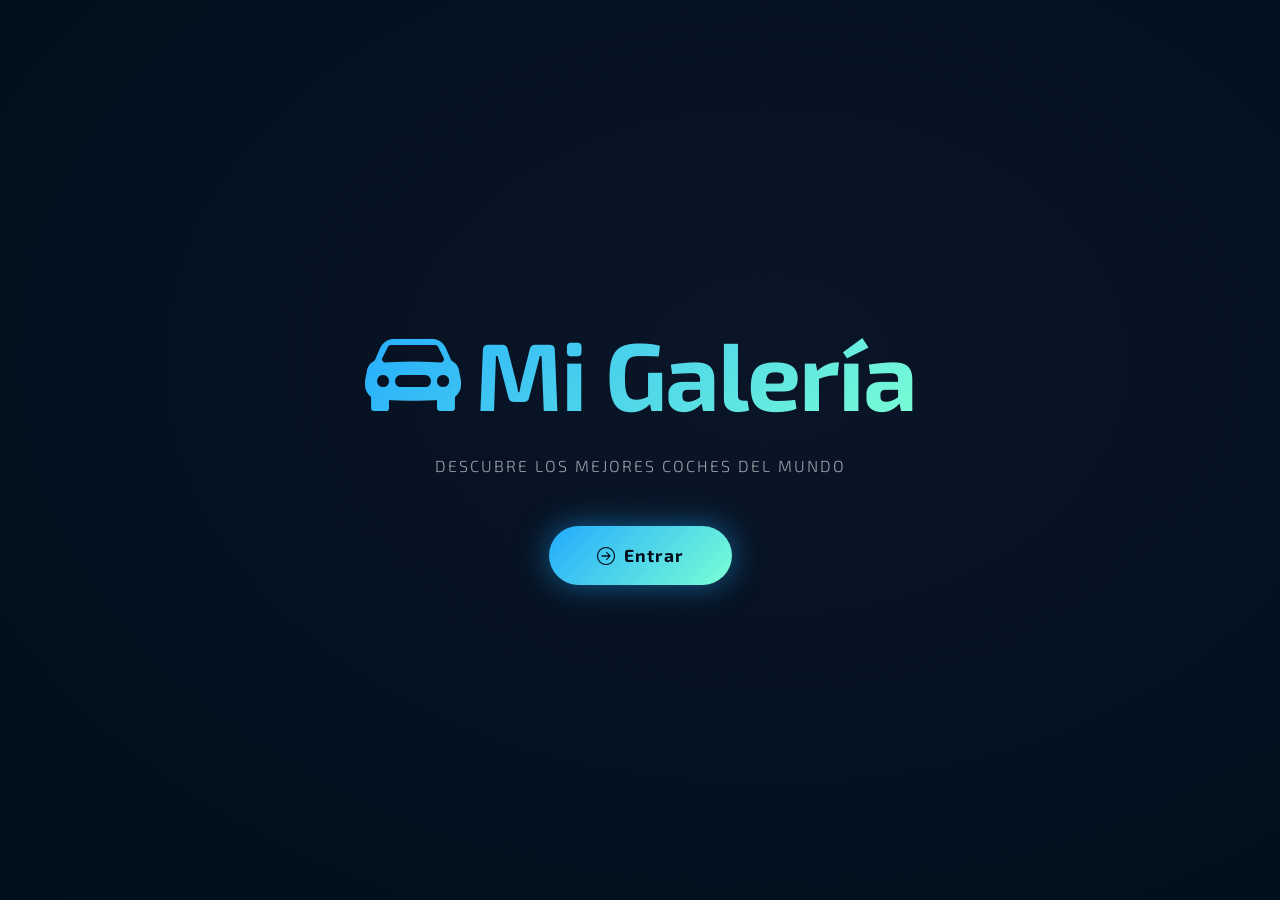
<file: frontend/index.html>
<!DOCTYPE html>
<html lang="es">
<head>
    <meta charset="UTF-8">
    <meta name="viewport" content="width=device-width, initial-scale=1.0">
    <title>Mi Galería</title>
    <link href="https://cdn.jsdelivr.net/npm/bootstrap@5.3.3/dist/css/bootstrap.min.css" rel="stylesheet">
    <link href="https://cdn.jsdelivr.net/npm/bootstrap-icons@1.11.3/font/bootstrap-icons.css" rel="stylesheet">
    <link rel="stylesheet" href="styles/index.css">
</head>
<body>
<div class="pantalla d-flex flex-column justify-content-center align-items-center vh-100">
    <h1 class="titulo display-1 fw-bold mb-4">
        <i class="bi bi-car-front-fill me-3"></i>Mi Galería
    </h1>
    <p class="subtitulo lead mb-5">Descubre los mejores coches del mundo</p>
    <button id="btnEntrar" class="btn btn-entrar btn-lg px-5 py-3 rotar">
        <i class="bi bi-arrow-right-circle me-2"></i>Entrar
    </button>
</div>

<script src="https://cdn.jsdelivr.net/npm/bootstrap@5.3.3/dist/js/bootstrap.bundle.min.js"></script>
<script>
    document.getElementById("btnEntrar").onclick = () => {
        window.location.href = "main.html";
    };
</script>
</body>
</html>
</file>
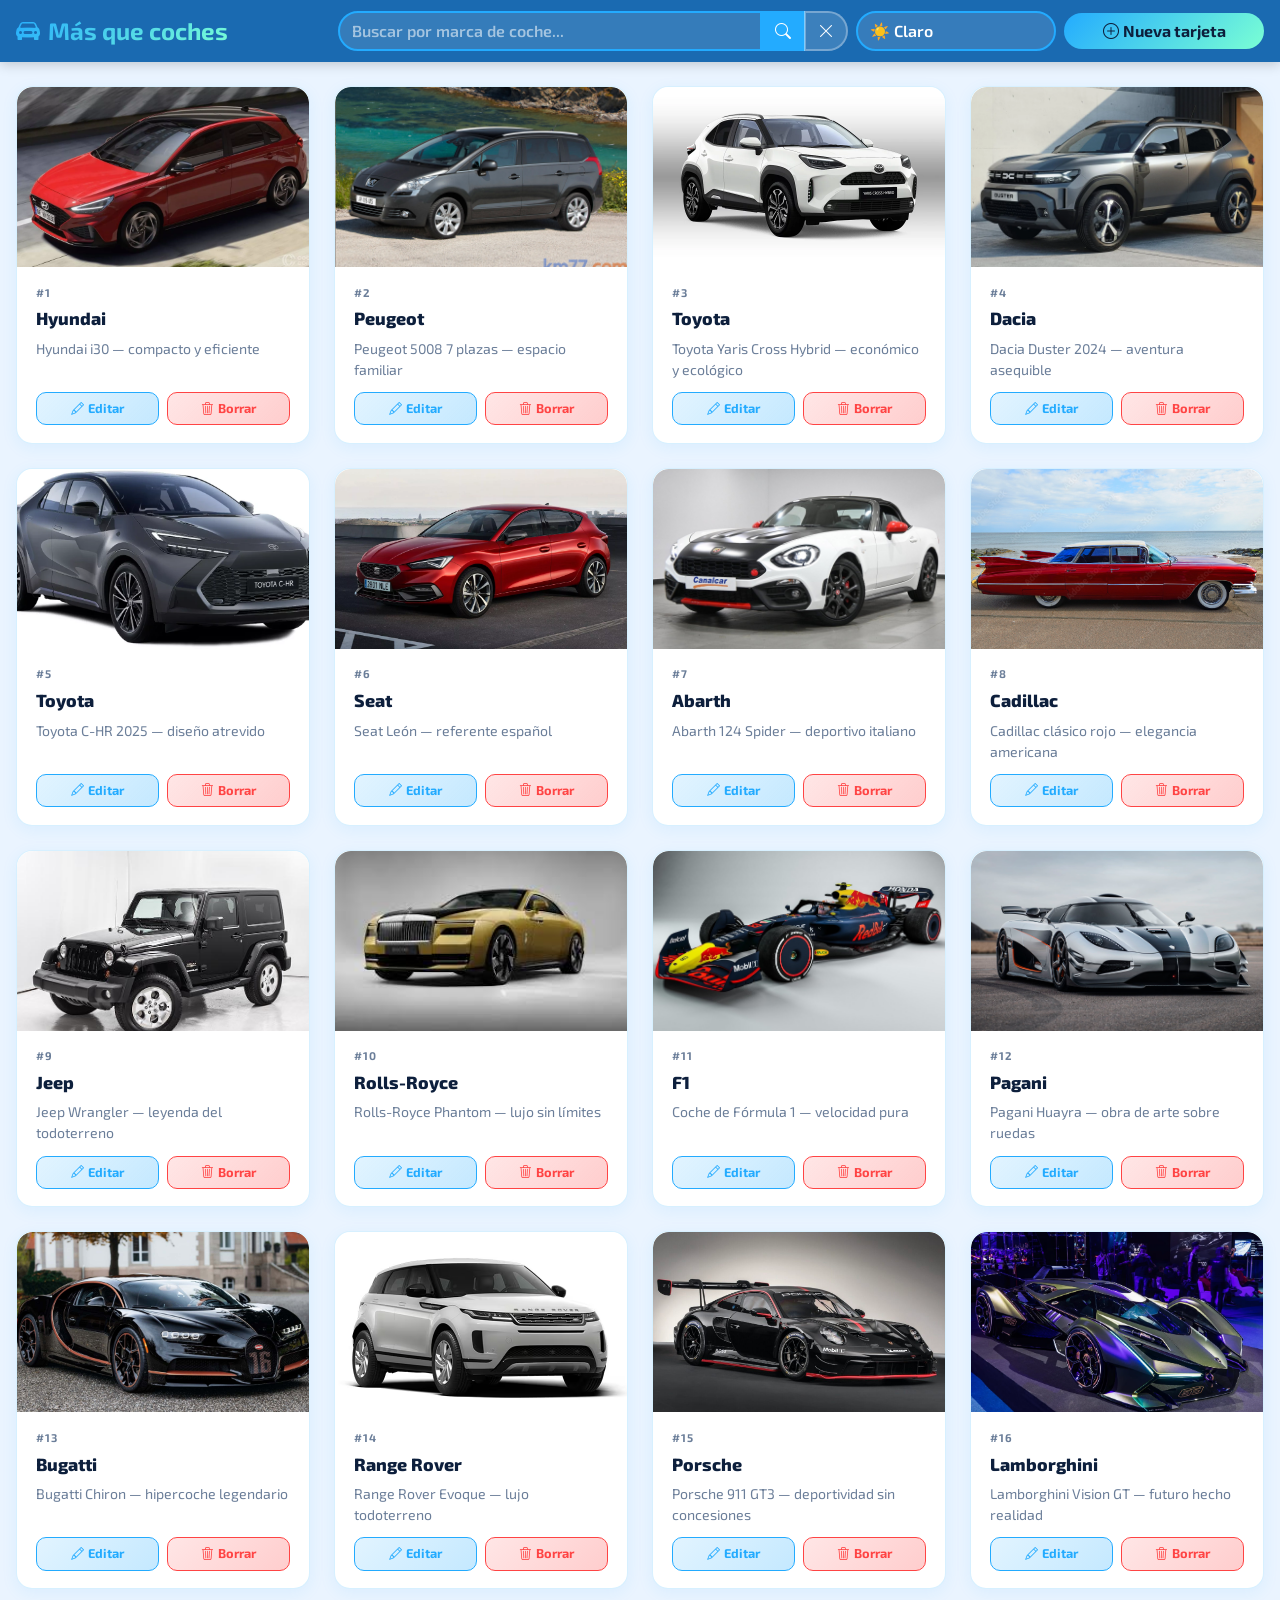
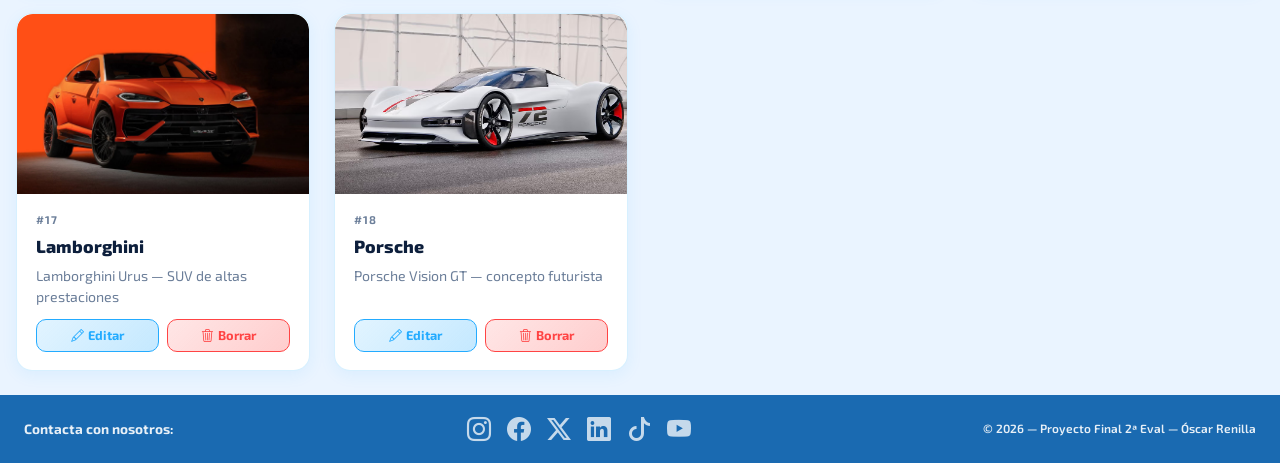
<file: frontend/main.html>
<!DOCTYPE html>
<html lang="es">
<head>
    <meta charset="UTF-8">
    <meta name="viewport" content="width=device-width, initial-scale=1.0">
    <title>+q🚗</title>
    <link href="https://cdn.jsdelivr.net/npm/bootstrap@5.3.3/dist/css/bootstrap.min.css" rel="stylesheet">
    <link href="https://cdn.jsdelivr.net/npm/bootstrap-icons@1.11.3/font/bootstrap-icons.css" rel="stylesheet">
    <link rel="stylesheet" href="styles/main.css">
</head>
<body>

<nav class="navbar navbar-expand-md navbar-dark sticky-top galeria-navbar px-3">
    <a class="navbar-brand fw-bold fs-4" href="index.html">
        <i class="bi bi-car-front-fill me-2"></i>Más que coches
    </a>

    <button class="navbar-toggler" type="button" data-bs-toggle="collapse" data-bs-target="#navbarContent">
        <span class="navbar-toggler-icon"></span>
    </button>

    <div class="collapse navbar-collapse" id="navbarContent">
        <div id="divInicioBtn" class="d-flex align-items-center ms-auto gap-2 flex-wrap">
            <div id="barraBusqueda" class="input-group">
                <input type="text" id="buscador" class="form-control buscador-input" title="Barra de búsqueda"
                       placeholder="Buscar por marca de coche...">
                <button class="btn btn-buscar" id="btnBuscar" title="Buscar">
                    <i class="bi bi-search"></i>
                </button>
                <button class="btn btn-reset" id="btnReset" title="Borrar">
                    <i class="bi bi-x-lg"></i>
                </button>
            </div>

            <select id="selectorTema" class="form-select selector-tema" title="Selector de tema">
                <option value="claro">☀️ Claro</option>
                <option value="oscuro">🌙 Oscuro</option>
                <option value="personalizado">🎨 Personalizado</option>
            </select>

            <button id="btnNuevaTarjeta" class="btn btn-nueva" title="Nueva tarjeta"
                    data-bs-toggle="modal" data-bs-target="#modalCrear">
                <i class="bi bi-plus-circle me-1"></i>Nueva tarjeta
            </button>
        </div>
    </div>
</nav>

<main class="galeria-main py-4 px-3" id="galeriaMain">
    <div id="loading" class="text-center py-5">
        <div class="spinner-border text-primary" role="status"></div>
        <p class="mt-2 text-muted">Cargando tarjetas...</p>
    </div>
    <div id="galeria" class="row row-cols-1 row-cols-sm-2 row-cols-md-3 row-cols-xl-4 g-4"></div>
    <div id="sinResultados" class="text-center py-5 d-none">
        <i class="bi bi-search fs-1 text-muted"></i>
        <p class="mt-2 text-muted">No se encontraron tarjetas.</p>
    </div>
</main>

<footer class="galeria-footer py-3 px-4">
    <div class="d-flex justify-content-between align-items-center flex-wrap gap-2">
        <span class="fw-bold">Contacta con nosotros:</span>
        <ul class="list-unstyled d-flex gap-3 mb-0">
            <li><a href="https://instagram.com" target="_blank" class="footer-link"><i class="bi bi-instagram fs-4"></i></a>
            </li>
            <li><a href="https://facebook.com" target="_blank" class="footer-link"><i
                    class="bi bi-facebook fs-4"></i></a></li>
            <li><a href="https://x.com" target="_blank" class="footer-link"><i class="bi bi-twitter-x fs-4"></i></a>
            </li>
            <li><a href="https://linkedin.com" target="_blank" class="footer-link"><i
                    class="bi bi-linkedin fs-4"></i></a></li>
            <li><a href="https://tiktok.com" target="_blank" class="footer-link"><i class="bi bi-tiktok fs-4"></i></a>
            </li>
            <li><a href="https://youtube.com" target="_blank" class="footer-link"><i class="bi bi-youtube fs-4"></i></a>
            </li>
        </ul>
        <p class="mb-0 small">&copy; 2026 — Proyecto Final 2ª Eval — Óscar Renilla</p>
    </div>
</footer>

<div class="modal fade" id="modalCrear" tabindex="-1" aria-labelledby="modalCrearLabel" aria-hidden="true">
    <div class="modal-dialog modal-dialog-centered">
        <div class="modal-content galeria-modal">
            <div class="modal-header">
                <h5 class="modal-title" id="modalCrearLabel">
                    <i class="bi bi-plus-circle me-2"></i>Nueva Tarjeta
                </h5>
                <button type="button" class="btn-close btn-close-white" data-bs-dismiss="modal"></button>
            </div>
            <div class="modal-body">
                <div class="mb-3">
                    <label for="nuevoTitulo" class="form-label">Título <span class="text-danger">*</span></label>
                    <input type="text" id="nuevoTitulo" class="form-control" placeholder="Ej: Ferrari">
                </div>
                <div class="mb-3">
                    <label for="nuevoTexto" class="form-label">Descripción <span class="text-danger">*</span></label>
                    <textarea id="nuevoTexto" class="form-control" rows="3"
                              placeholder="Ej: Ferrari 488 GTB — deportivo italiano de lujo"></textarea>
                </div>
                <div class="mb-3">
                    <label for="nuevoImagen" class="form-label">
                        Imagen <span class="text-muted small">(opcional)</span>
                    </label>
                    <input type="file" id="nuevoImagen" class="form-control" accept="image/*">
                    <input type="hidden" id="nuevoImagenNombre">
                    <div class="form-text text-muted">
                        <i class="bi bi-info-circle me-1"></i>
                    </div>
                    <img id="nuevoPreview"
                         class="d-none mt-2 rounded w-100"
                         style="max-height:160px; object-fit:cover;"
                         alt="Vista previa">
                </div>
            </div>
            <div class="modal-footer">
                <button type="button" class="btn btn-cancelar" data-bs-dismiss="modal" title="Cancelar">
                    <i class="bi bi-x me-1"></i>Cancelar
                </button>
                <button type="button" class="btn btn-confirmar" id="btnCrear" title="Crear">
                    <i class="bi bi-check2 me-1"></i>Crear
                </button>
            </div>
        </div>
    </div>
</div>

<div class="modal fade" id="modalEditar" tabindex="-1" aria-labelledby="modalEditarLabel" aria-hidden="true">
    <div class="modal-dialog modal-dialog-centered">
        <div class="modal-content galeria-modal">
            <div class="modal-header">
                <h5 class="modal-title" id="modalEditarLabel">
                    <i class="bi bi-pencil-square me-2"></i>Editar Tarjeta
                </h5>
                <button type="button" class="btn-close btn-close-white" data-bs-dismiss="modal"></button>
            </div>
            <div class="modal-body">
                <input type="hidden" id="editarId">
                <div class="mb-3">
                    <label for="editarTitulo" class="form-label">Título <span class="text-danger">*</span></label>
                    <input type="text" id="editarTitulo" class="form-control">
                </div>
                <div class="mb-3">
                    <label for="editarTexto" class="form-label">Descripción <span class="text-danger">*</span></label>
                    <textarea id="editarTexto" class="form-control" rows="3"></textarea>
                </div>
                <div class="mb-3">
                    <label class="form-label">
                        Cambiar imagen <span class="text-muted small">(opcional)</span>
                    </label>
                    <input type="hidden" id="editarImagen">
                    <input type="file" id="editarImagenFile" class="form-control" accept="image/*">
                    <div class="form-text text-muted">
                        <i class="bi bi-info-circle me-1"></i>
                        Si seleccionas un archivo nuevo, cópialo también a
                    </div>
                    <img id="editarPreview"
                         class="d-none mt-2 rounded w-100"
                         style="max-height:160px; object-fit:cover;"
                         alt="Vista previa">
                </div>
            </div>
            <div class="modal-footer">
                <button type="button" class="btn btn-cancelar" data-bs-dismiss="modal" title="Cancelar">
                    <i class="bi bi-x me-1"></i>Cancelar
                </button>
                <button type="button" class="btn btn-confirmar" id="btnGuardarEdicion" title="Guardar">
                    <i class="bi bi-floppy me-1"></i>Guardar
                </button>
            </div>
        </div>
    </div>
</div>

<div class="modal fade" id="modalEliminar" tabindex="-1" aria-hidden="true">
    <div class="modal-dialog modal-dialog-centered modal-sm">
        <div class="modal-content galeria-modal">
            <div class="modal-header">
                <h5 class="modal-title text-danger">
                    <i class="bi bi-trash3 me-2"></i>Eliminar
                </h5>
                <button type="button" class="btn-close btn-close-white" data-bs-dismiss="modal"></button>
            </div>
            <div class="modal-body">
                <p>¿Seguro que quieres eliminar <strong id="eliminarNombre"></strong>?</p>
            </div>
            <div class="modal-footer">
                <input type="hidden" id="eliminarId">
                <button type="button" class="btn btn-cancelar" data-bs-dismiss="modal" title="Cancelar">Cancelar
                </button>
                <button type="button" class="btn btn-peligro" id="btnConfirmarEliminar" title="Eliminar">
                    <i class="bi bi-trash3 me-1"></i>Eliminar
                </button>
            </div>
        </div>
    </div>
</div>

<div class="modal fade" id="modalTema" tabindex="-1" aria-hidden="true">
    <div class="modal-dialog modal-dialog-centered modal-sm">
        <div class="modal-content galeria-modal">
            <div class="modal-header">
                <h5 class="modal-title">
                    <i class="bi bi-palette me-2"></i>Personalizar
                </h5>
                <button type="button" class="btn-close btn-close-white" data-bs-dismiss="modal"></button>
            </div>
            <div class="modal-body">
                <div class="mb-3">
                    <label class="form-label">Color Navbar / Footer</label>
                    <input type="color" id="colorNavbar" class="form-control form-control-color w-100" value="#1a6ab1">
                </div>
                <div class="mb-3">
                    <label class="form-label">Color Fondo Principal</label>
                    <input type="color" id="colorMain" class="form-control form-control-color w-100" value="#eaf4ff">
                </div>
                <div class="mb-3">
                    <label class="form-label">Color Tarjetas</label>
                    <input type="color" id="colorTarjeta" class="form-control form-control-color w-100" value="#ffffff">
                </div>
            </div>
            <div class="modal-footer">
                <button type="button" class="btn btn-cancelar" data-bs-dismiss="modal">Cancelar</button>
                <button type="button" class="btn btn-confirmar" id="btnAplicarTema">
                    <i class="bi bi-check2 me-1"></i>Aplicar
                </button>
            </div>
        </div>
    </div>
</div>

<div class="position-fixed bottom-0 end-0 p-3" style="z-index: 9999">
    <div id="toastMensaje" class="toast align-items-center text-white border-0" role="alert">
        <div class="d-flex">
            <div class="toast-body" id="toastTexto"></div>
            <button type="button" class="btn-close btn-close-white me-2 m-auto" data-bs-dismiss="toast"></button>
        </div>
    </div>
</div>

<script src="https://cdn.jsdelivr.net/npm/bootstrap@5.3.3/dist/js/bootstrap.bundle.min.js"></script>
<script src="scripts/script.js"></script>
</body>
</html>
</file>
<file: frontend/styles/index.css>
@import url("https://fonts.googleapis.com/css2?family=Exo+2:wght@300;700;900&display=swap");

body {
    margin: 0;
    font-family: "Exo 2", sans-serif;
    background: radial-gradient(ellipse at 60% 40%, #0a1628 0%, #000d1a 100%);
    overflow: hidden;
}

.pantalla {
    position: relative;
    z-index: 1;
}

.titulo {
    font-weight: 900;
    font-size: clamp(3rem, 8vw, 6rem);
    background: linear-gradient(135deg, #23abff, #7affd4);
    -webkit-background-clip: text;
    -webkit-text-fill-color: transparent;
    background-clip: text;
    text-shadow: none;
    animation: rebote 2s ease-in-out infinite;
    letter-spacing: -2px;
}

.subtitulo {
    color: rgba(255, 255, 255, 0.6);
    font-weight: 300;
    letter-spacing: 2px;
    text-transform: uppercase;
    font-size: 1rem;
}

.btn-entrar {
    background: linear-gradient(135deg, #23abff, #7affd4);
    color: #000d1a;
    font-weight: 700;
    font-family: "Exo 2", sans-serif;
    border: none;
    border-radius: 50px;
    letter-spacing: 1px;
    font-size: 1.1rem;
    box-shadow: 0 0 30px rgba(35, 171, 255, 0.5);
    transition: box-shadow 0.3s ease, transform 0.3s ease;
}

.btn-entrar:hover {
    box-shadow: 0 0 50px rgba(35, 171, 255, 0.9);
    transform: scale(1.07);
    background: linear-gradient(135deg, #7affd4, #23abff);
    color: #000d1a;
}

@keyframes rebote {
    0%, 100% {
        transform: translateY(0);
    }
    50% {
        transform: translateY(-18px);
    }
}

.rotar {
    animation: girar 4s linear infinite;
}

@keyframes girar {
    0% {
        filter: hue-rotate(0deg);
    }
    100% {
        filter: hue-rotate(360deg);
    }
}
</file>
<file: frontend/styles/main.css>
@import url("https://fonts.googleapis.com/css2?family=Exo+2:wght@300;400;600;700;900&display=swap");

:root {
    --nav-fondo: #1a6ab1;
    --main-fondo: #eaf4ff;
    --tarjeta-fondo: #ffffff;
    --borde-tarjeta: rgba(35, 171, 255, 0.18);
    --texto1: #23abff;
    --texto2: #7affd4;
    --color-footer: #1a6ab1;
    --texto-primary-color: #0d1f3c;
    --texto-gris: #6b7e99;
}

body {
    font-family: "Exo 2", sans-serif;
    background-color: var(--main-fondo);
    color: var(--texto-primary-color);
    display: grid;
    grid-template-rows: auto 1fr auto;
    min-height: 100vh;
}

.galeria-navbar {
    display: flex;
    background: var(--nav-fondo);
    box-shadow: 0 2px 12px rgba(0, 0, 0, 0.2);
    transition: background 0.4s ease;
}

#divInicioBtn {
    width: 100%;
    justify-content: end;
}

#barraBusqueda {
    width: 50%;
}

#selectorTema {
    width: 200px;
}

#btnNuevaTarjeta {
    width: 200px;
}

.galeria-navbar .navbar-brand {
    font-weight: 900;
    font-size: 1.4rem;
    background: linear-gradient(135deg, var(--texto1), var(--texto2));
    -webkit-background-clip: text;
    -webkit-text-fill-color: transparent;
    background-clip: text;
}

.buscador-input {
    border-radius: 20px 0 0 20px;
    border: 2px solid var(--texto1);
    font-family: "Exo 2", sans-serif;
    font-weight: 600;
    background: rgba(255, 255, 255, 0.12);
    color: white;
    transition: background 0.3s ease;
}

.buscador-input::placeholder {
    color: rgba(255, 255, 255, 0.55);
}

.buscador-input:focus {
    background: rgba(255, 255, 255, 0.22);
    box-shadow: none;
}

.btn-buscar {
    background: var(--texto1);
    color: #fff;
    border: 2px solid var(--texto1);
    font-weight: 700;
    transition: background 0.2s ease, transform 0.15s ease;
}

.btn-buscar:hover {
    background: var(--texto2);
    border-color: var(--texto2);
    color: #000;
    transform: scale(1.05);
}

.btn-reset {
    background: rgba(255, 255, 255, 0.15);
    color: #fff;
    border: 2px solid rgba(255, 255, 255, 0.3);
    border-radius: 0 20px 20px 0;
    transition: background 0.2s ease;
}

.btn-reset:hover {
    background: rgba(255, 100, 100, 0.4);
    border-color: #ff6464;
}

.selector-tema {
    border: 2px solid var(--texto1);
    border-radius: 20px;
    background: rgba(255, 255, 255, 0.12);
    color: white;
    font-family: "Exo 2", sans-serif;
    font-weight: 600;
    cursor: pointer;
}

.selector-tema option {
    background: #1a6ab1;
    color: white;
}

.btn-nueva {
    background: linear-gradient(135deg, var(--texto1), var(--texto2));
    color: #0d1f3c;
    border: none;
    border-radius: 20px;
    font-weight: 700;
    font-family: "Exo 2", sans-serif;
    transition: transform 0.2s ease, box-shadow 0.2s ease;
    white-space: nowrap;
}

.btn-nueva:hover {
    transform: scale(1.05);
    box-shadow: 0 4px 16px rgba(35, 171, 255, 0.45);
    color: #0d1f3c;
}

.galeria-main {
    background-color: var(--main-fondo);
    transition: background-color 0.4s ease;
}

.tarjeta {
    background: var(--tarjeta-fondo);
    border: 1px solid var(--borde-tarjeta);
    border-radius: 16px;
    box-shadow: 0 4px 16px rgba(35, 171, 255, 0.08);
    transition: transform 0.25s ease, box-shadow 0.25s ease;
    display: flex;
    flex-direction: column;
    overflow: hidden;
}

.tarjeta:hover {
    transform: translateY(-6px);
    box-shadow: 0 12px 32px rgba(35, 171, 255, 0.22);
}

.tarjeta-img-wrapper {
    width: 100%;
    height: 180px;
    overflow: hidden;
    border-radius: 16px 16px 0 0;
    background: var(--main-fondo);
}

.tarjeta-img {
    width: 100%;
    height: 100%;
    object-fit: cover;
    display: block;
    transition: transform 0.4s ease;
}

.tarjeta:hover .tarjeta-img {
    transform: scale(1.07);
}

.tarjeta-header {
    height: 8px;
    background: linear-gradient(90deg, var(--texto1), var(--texto2));
}

.tarjeta-body {
    padding: 1.1rem 1.2rem;
    flex: 1;
    display: flex;
    flex-direction: column;
}

.tarjeta-id {
    font-size: 0.7rem;
    font-weight: 700;
    color: var(--texto-gris);
    text-transform: uppercase;
    letter-spacing: 1px;
    margin-bottom: 4px;
}

.tarjeta-titulo {
    font-weight: 800;
    font-size: 1.1rem;
    color: var(--texto-primary-color);
    margin-bottom: 6px;
}

.tarjeta-texto {
    font-size: 0.88rem;
    color: var(--texto-gris);
    flex: 1;
    margin-bottom: 12px;
}

.tarjeta-acciones {
    display: flex;
    gap: 8px;
}

.btn-editar {
    flex: 1;
    background: linear-gradient(135deg, #23abff22, #23abff44);
    border: 1px solid var(--texto1);
    color: var(--texto1);
    border-radius: 10px;
    font-weight: 700;
    font-size: 0.8rem;
    font-family: "Exo 2", sans-serif;
    transition: background 0.2s, transform 0.15s;
}

.btn-editar:hover {
    background: var(--texto1);
    color: white;
    transform: scale(1.04);
}

.btn-eliminar {
    flex: 1;
    background: linear-gradient(135deg, #ff444422, #ff444444);
    border: 1px solid #ff4444;
    color: #ff4444;
    border-radius: 10px;
    font-weight: 700;
    font-size: 0.8rem;
    font-family: "Exo 2", sans-serif;
    transition: background 0.2s, transform 0.15s;
}

.btn-eliminar:hover {
    background: #ff4444;
    color: white;
    transform: scale(1.04);
}

.galeria-modal {
    background: #0d1f3c;
    border: 1px solid rgba(35, 171, 255, 0.25);
    border-radius: 16px;
    color: white;
}

.galeria-modal .modal-header {
    border-bottom: 1px solid rgba(35, 171, 255, 0.2);
    background: rgba(35, 171, 255, 0.08);
}

.galeria-modal .form-control,
.galeria-modal .form-select {
    background: rgba(255, 255, 255, 0.07);
    border: 1px solid rgba(35, 171, 255, 0.3);
    color: white;
    font-family: "Exo 2", sans-serif;
}

.galeria-modal .form-control:focus {
    background: rgba(255, 255, 255, 0.12);
    border-color: var(--texto1);
    box-shadow: 0 0 0 0.2rem rgba(35, 171, 255, 0.25);
    color: white;
}

.galeria-modal .form-control::placeholder {
    color: rgba(255, 255, 255, 0.4);
}

.galeria-modal .form-label {
    color: rgba(255, 255, 255, 0.8);
    font-weight: 600;
    font-size: 0.9rem;
}

.galeria-modal .modal-footer {
    border-top: 1px solid rgba(35, 171, 255, 0.2);
}

.btn-confirmar {
    background: linear-gradient(135deg, var(--texto1), var(--texto2));
    color: #0d1f3c;
    border: none;
    font-weight: 700;
    font-family: "Exo 2", sans-serif;
    border-radius: 10px;
    transition: transform 0.2s ease;
}

.btn-confirmar:hover {
    transform: scale(1.04);
    color: #0d1f3c;
}

.btn-cancelar {
    background: rgba(255, 255, 255, 0.1);
    border: 1px solid rgba(255, 255, 255, 0.25);
    color: white;
    font-weight: 600;
    font-family: "Exo 2", sans-serif;
    border-radius: 10px;
}

.btn-cancelar:hover {
    background: rgba(255, 255, 255, 0.2);
    color: white;
}

.btn-peligro {
    background: #ff4444;
    border: none;
    color: white;
    font-weight: 700;
    border-radius: 10px;
    font-family: "Exo 2", sans-serif;
}

.btn-peligro:hover {
    background: #cc0000;
    color: white;
    transform: scale(1.03);
}

.galeria-footer {
    background: var(--color-footer);
    color: rgba(255, 255, 255, 0.9);
    font-family: "Exo 2", sans-serif;
    font-weight: 600;
    font-size: 0.85rem;
    transition: background 0.4s ease;
}

.footer-link {
    color: rgba(255, 255, 255, 0.75);
    text-decoration: none;
    transition: color 0.2s ease, transform 0.2s ease;
    display: inline-block;
}

.footer-link:hover {
    color: var(--texto2);
    transform: scale(1.2);
}

.toast {
    border-radius: 12px;
    font-family: "Exo 2", sans-serif;
    font-weight: 600;
}

.toast.bg-success {
    background: #198754;
}

.toast.bg-danger {
    background: #dc3545;
}

@keyframes fadeUp {
    from {
        opacity: 0;
        transform: translateY(24px);
    }
    to {
        opacity: 1;
        transform: translateY(0);
    }
}

.tarjeta-animar {
    animation: fadeUp 0.35s ease forwards;
}
</file>
